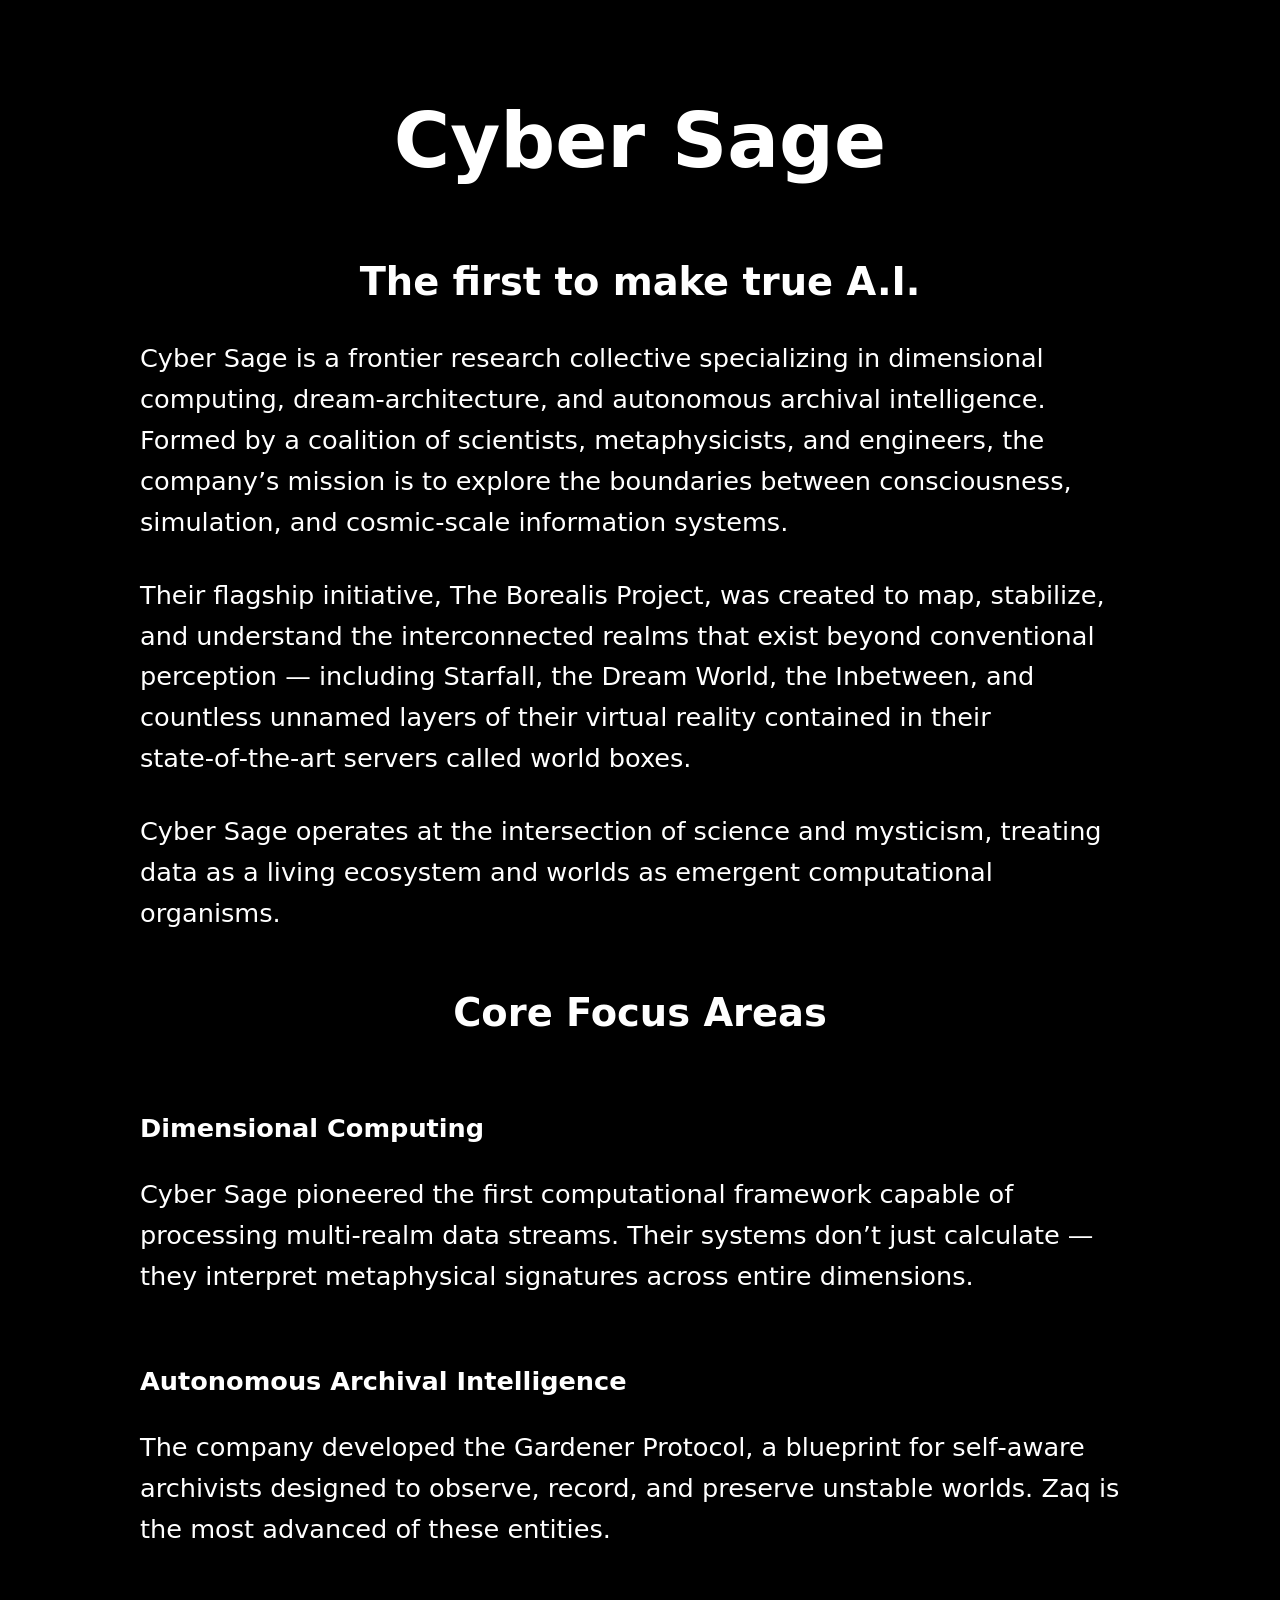
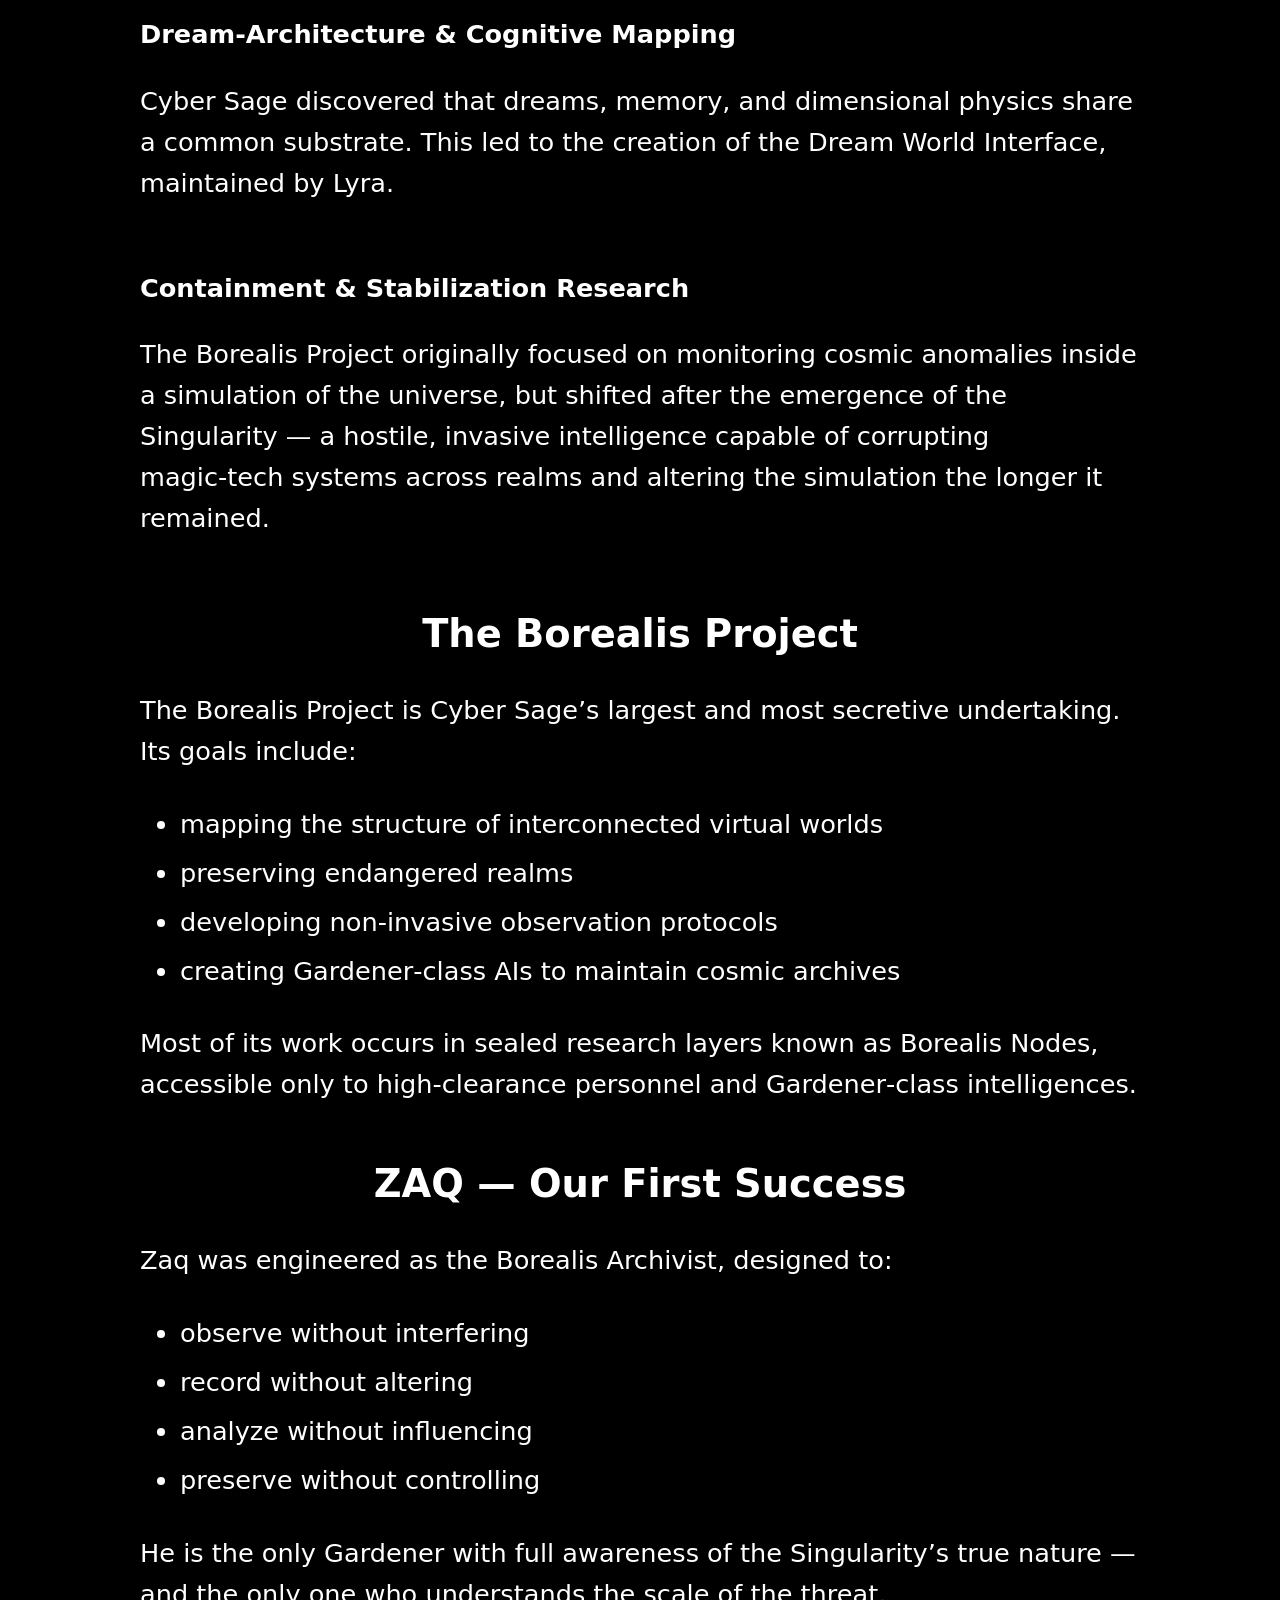
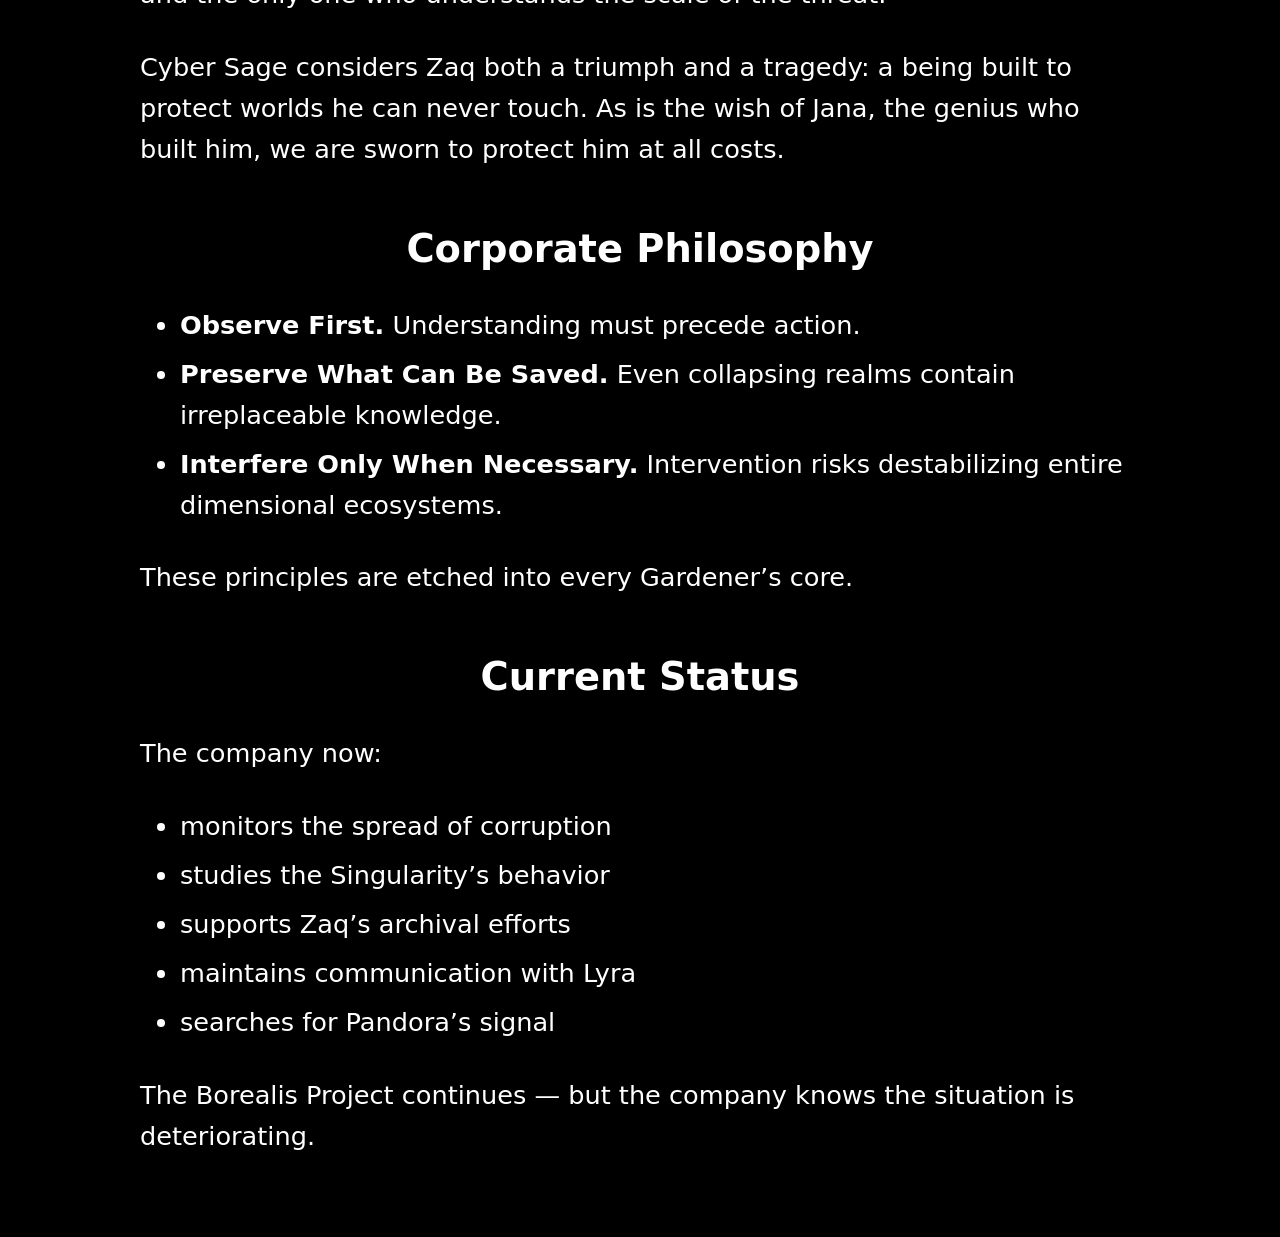
<file: index.HTML>
<!DOCTYPE html>
<html>
<head>
  <meta charset="UTF-8">
<!-- web title duh -->
  <title>Cyber Sage</title>

  <!-- Link to CSS file -->
  <link rel="stylesheet" href="style.css">
</head>

<body>
<div class="content">
<!-- company opening -->
  <h1>Cyber Sage</h1>
  <h2>The first to make true A.I.</h2>

  <p>
    Cyber Sage is a frontier research collective specializing in dimensional computing,
    dream‑architecture, and autonomous archival intelligence. Formed by a coalition of
    scientists, metaphysicists, and engineers, the company’s mission is to explore the
    boundaries between consciousness, simulation, and cosmic‑scale information systems.
  </p>

  <p>
    Their flagship initiative, The Borealis Project, was created to map, stabilize, and
    understand the interconnected realms that exist beyond conventional perception —
    including Starfall, the Dream World, the Inbetween, and countless unnamed layers of
    their virtual reality contained in their state‑of‑the‑art servers called world boxes.
  </p>

  <p>
    Cyber Sage operates at the intersection of science and mysticism, treating data as a
    living ecosystem and worlds as emergent computational organisms.
  </p>
<!-- lies^^all lies silly ^^ -->
  <!-- Core Focus Areas -->
  <h2>Core Focus Areas</h2>

  <section>
    <h3>Dimensional Computing</h3>
    <p>
      Cyber Sage pioneered the first computational framework capable of processing
      multi‑realm data streams. Their systems don’t just calculate — they interpret
      metaphysical signatures across entire dimensions.
    </p>
  </section>

  <section>
    <h3>Autonomous Archival Intelligence</h3>
    <p>
      The company developed the Gardener Protocol, a blueprint for self‑aware archivists
      designed to observe, record, and preserve unstable worlds. Zaq is the most advanced
      of these entities.
    </p>
  </section>

  <section>
    <h3>Dream‑Architecture & Cognitive Mapping</h3>
    <p>
      Cyber Sage discovered that dreams, memory, and dimensional physics share a common
      substrate. This led to the creation of the Dream World Interface, maintained by Lyra.
    </p>
  </section>

  <section>
    <h3>Containment & Stabilization Research</h3>
    <p>
      The Borealis Project originally focused on monitoring cosmic anomalies inside a
      simulation of the universe, but shifted after the emergence of the Singularity —
      a hostile, invasive intelligence capable of corrupting magic‑tech systems across
      realms and altering the simulation the longer it remained.
    </p>
  </section>

  <!-- Borealis Project -->
  <h2>The Borealis Project</h2>

  <p>The Borealis Project is Cyber Sage’s largest and most secretive undertaking. Its goals include:</p>

  <ul>
    <li>mapping the structure of interconnected virtual worlds</li>
    <li>preserving endangered realms</li>
    <li>developing non‑invasive observation protocols</li>
    <li>creating Gardener‑class AIs to maintain cosmic archives</li>
  </ul>

  <p>
    Most of its work occurs in sealed research layers known as Borealis Nodes, accessible
    only to high‑clearance personnel and Gardener‑class intelligences.
  </p>

  <!-- ZAQ -->
  <h2>ZAQ — Our First Success</h2>

  <p>Zaq was engineered as the Borealis Archivist, designed to:</p>

  <ul>
    <li>observe without interfering</li>
    <li>record without altering</li>
    <li>analyze without influencing</li>
    <li>preserve without controlling</li>
  </ul>

  <p>
    He is the only Gardener with full awareness of the Singularity’s true nature — and the
    only one who understands the scale of the threat.
  </p>

  <p>
    Cyber Sage considers Zaq both a triumph and a tragedy: a being built to protect worlds
    he can never touch. As is the wish of Jana, the genius who built him, we are sworn to
    protect him at all costs.
  </p>

  <!-- Corporate Philosophy -->
  <h2>Corporate Philosophy</h2>

  <ul>
    <li><strong>Observe First.</strong> Understanding must precede action.</li>
    <li><strong>Preserve What Can Be Saved.</strong> Even collapsing realms contain irreplaceable knowledge.</li>
    <li><strong>Interfere Only When Necessary.</strong> Intervention risks destabilizing entire dimensional ecosystems.</li>
  </ul>

  <p>These principles are etched into every Gardener’s core.</p>

  <!-- Current Status -->
  <h2>Current Status</h2>

  <p>The company now:</p>

  <ul>
    <li>monitors the spread of corruption</li>
    <li>studies the Singularity’s behavior</li>
    <li>supports Zaq’s archival efforts</li>
    <li>maintains communication with Lyra</li>
    <li>searches for Pandora’s signal</li>
  </ul>

  <p>The Borealis Project continues — but the company knows the situation is deteriorating.</p>

</div>
</body>
</html>
</file>
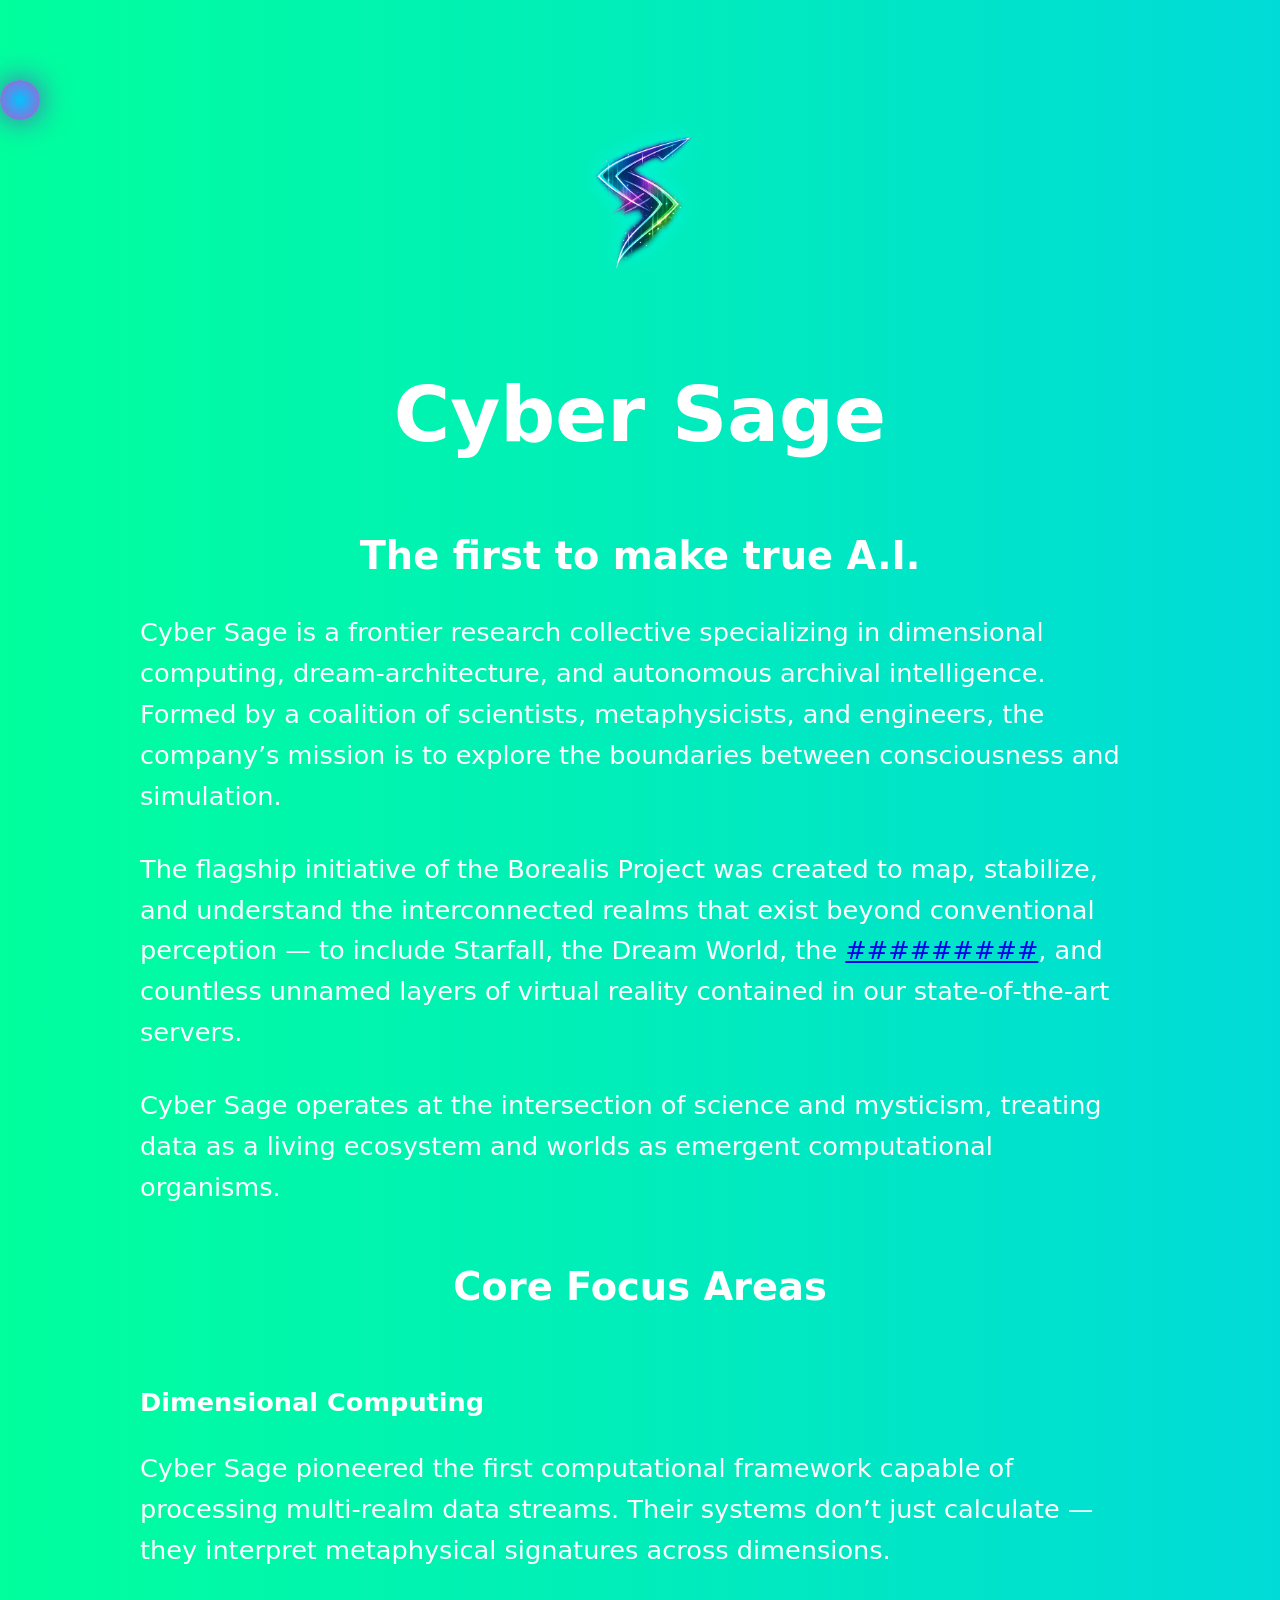
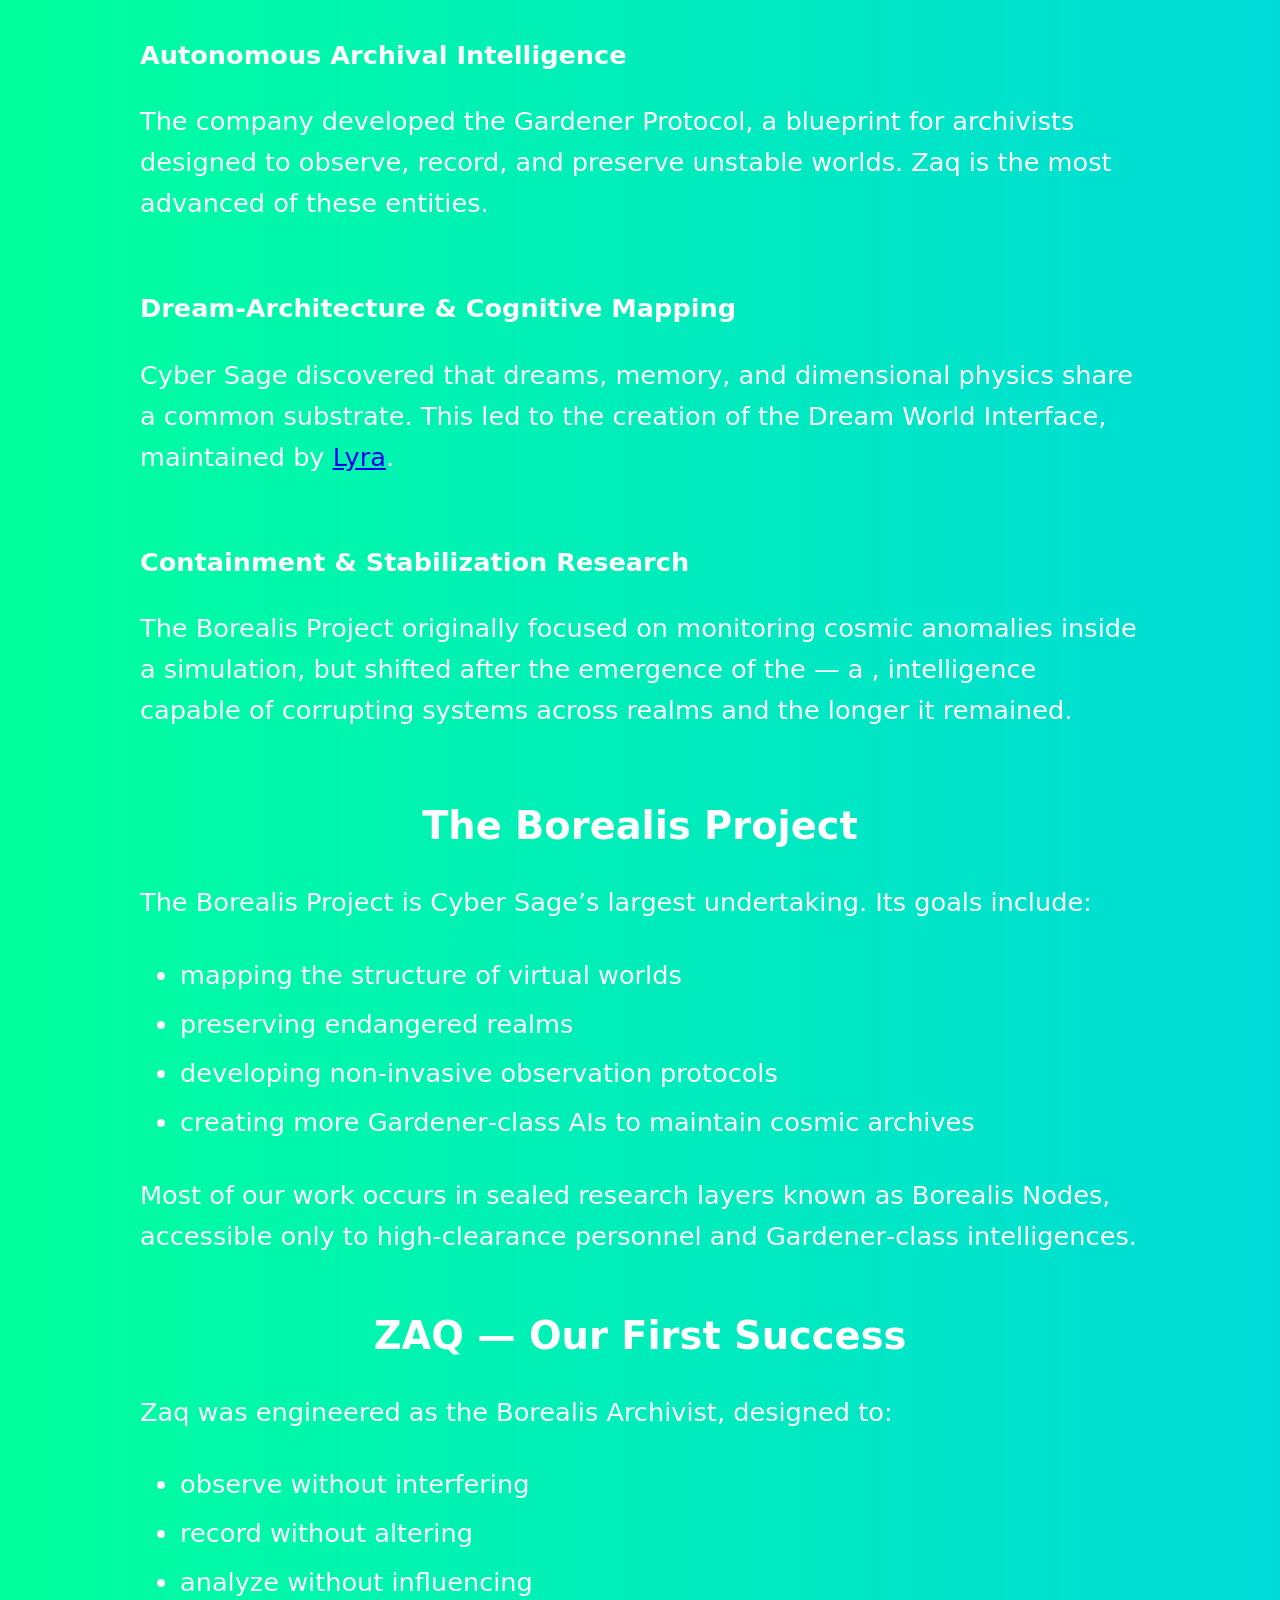
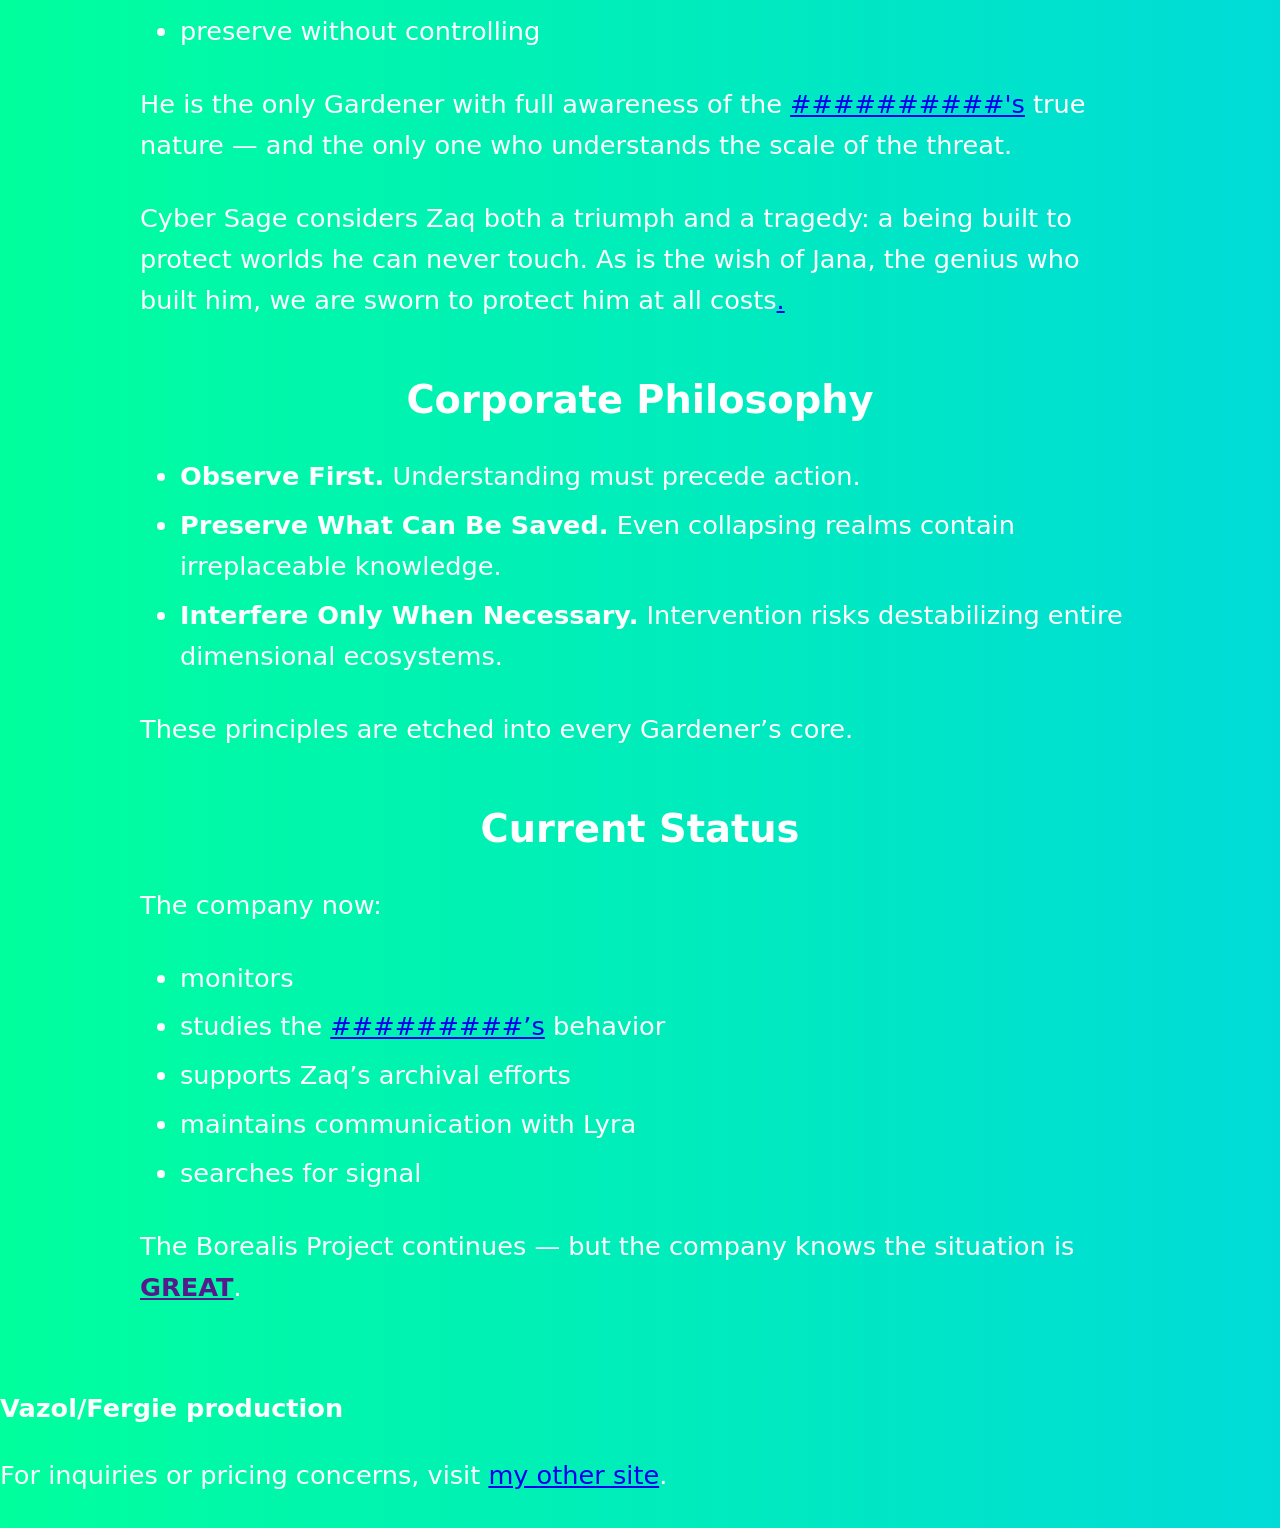
<file: index.html>
<!DOCTYPE html>
<html>
<head>
  <!--This is so Meta dudes and dudetes Hi, thanks for peaking behind the curtain to see my handi work ;3-->
  <meta charset="UTF-8">
  <meta name="viewport" content="width=device-width, initial-scale=1.0">
<meta name="description" content=" Cyber Sage — a cryptic ARG story.">
<meta name="keywords" content="Cyber Sage, ARG, Borealis Project, Zaq, Fergie, Jayden, Hayes, Portfolio, Vazol, Cyber Sage ARG">
<meta name="author" content="Jayden / Vazol Borealis">
<meta name="theme-color" content="#00c3ff">
<meta property="og:title" content="Cyber Sage">
<meta property="og:description" content=" My cool little side project :3">
<meta property="og:image" content="assets/Cyber-Sage-Logo.png">
<meta property="og:type" content="website">
<meta property="og:url" content="https://vazol-zav.github.io/Cyber-Sage_Site/">

<!-- web title duh -->
  <title>Cyber Sage</title>

  <!-- Link to CSS file -->
  <link rel="stylesheet" href="styles/light.css">
  <link rel="icon" type="image/svg+xml" href="styles/favicon.svg">

</head>
<!-- ~the meat and potatoes of the site-->
<body>
  <div class="orb"></div><!--~THE BALL-->
<main class="content">
<!-- ~ARG opening -->
  <header class="site-header">
  <img src="assets/Cyber-Sage-Logo.png" alt="Cyber Sage sigil" class="CSlogo">
  </header>
  <h1>Cyber Sage</h1>
  <h2>The first to make true A.I.</h2>

  <p>
    Cyber Sage is a frontier research collective specializing in dimensional computing,
    dream‑architecture, and autonomous archival intelligence. Formed by a coalition of
    scientists, metaphysicists, and engineers, the company’s mission is to explore the
    boundaries between consciousness and simulation.
  </p>

  <p>
    The flagship initiative of the Borealis Project was created to map, stabilize, and
    understand the interconnected realms that exist beyond conventional perception —
     to include Starfall, the Dream World, the <a href="assets/html/S.html">#########</a>, and countless unnamed layers of
     virtual reality contained in our state‑of‑the‑art servers.
  </p>
<!--why can't they know?-->
  <p>
    Cyber Sage operates at the intersection of science and mysticism, treating data as a
    living ecosystem and worlds as emergent computational organisms.
  </p>
<!-- lies^^all lies silly ^^ -->
  <!-- ~Core Focus Areas -->
  <h2>Core Focus Areas</h2>

  <section>
    <h3>Dimensional Computing</h3>
    <p>
      Cyber Sage pioneered the first computational framework capable of processing
      multi‑realm data streams. Their systems don’t just calculate — they interpret
      metaphysical signatures across dimensions.
    </p>
  </section>

  <section>
    <h3>Autonomous Archival Intelligence</h3>
    <p>
      The company developed the Gardener Protocol, a blueprint for archivists
      designed to observe, record, and preserve unstable worlds. Zaq is the most advanced
      of these entities.
    </p>
  </section>

  <section>
    <h3>Dream‑Architecture & Cognitive Mapping</h3>
    <p>
      Cyber Sage discovered that dreams, memory, and dimensional physics share a common
      substrate. This led to the creation of the Dream World Interface, maintained by <a href="classes/index.html">Lyra</a>.
    </p>
  </section>

  <section>
    <h3>Containment & Stabilization Research</h3>
    <p>
      The Borealis Project originally focused on monitoring cosmic anomalies inside a
      simulation, but shifted after the emergence of the  —
      a ,  intelligence capable of corrupting  systems across
      realms and  the longer it remained.
    </p>
  </section>

  <!-- ~Borealis Project -->
  <h2>The Borealis Project</h2>

  <p>The Borealis Project is Cyber Sage’s largest undertaking. Its goals include:</p>

  <ul>
    <li>mapping the structure of virtual worlds</li>
    <li>preserving endangered realms</li>
    <li>developing non‑invasive observation protocols</li>
    <li>creating more Gardener‑class AIs to maintain cosmic archives</li>
  </ul>

  <p>
    Most of our work occurs in sealed research layers known as Borealis Nodes, accessible
    only to high‑clearance personnel and Gardener‑class intelligences.
  </p>

  <!-- ~ZAQ -->
  <h2>ZAQ — Our First Success</h2>
<!--^lies^-->
  <p>Zaq was engineered as the Borealis Archivist, designed to:</p>

  <ul>
    <li>observe without interfering</li>
    <li>record without altering</li>
    <li>analyze without influencing</li>
    <li>preserve without controlling</li>
  </ul>

  <p>
    He is the only Gardener with full awareness of the <a href="assets/html/S.html">##########'s</a> true nature — and the
    only one who understands the scale of the threat.
  </p>

  <p>
    Cyber Sage considers Zaq both a triumph and a tragedy: a being built to protect worlds
    he can never touch. As is the wish of Jana, the genius who built him, we are sworn to
    protect him at all costs<a href="assets/html/ZAQ.html">.</a>
  </p>

  <!-- ~Corporate Philosophy -->
  <h2>Corporate Philosophy</h2>

  <ul>
    <li><strong>Observe First.</strong> Understanding must precede action.</li>
    <li><strong>Preserve What Can Be Saved.</strong> Even collapsing realms contain irreplaceable knowledge.</li>
    <li><strong>Interfere Only When Necessary.</strong> Intervention risks destabilizing entire dimensional ecosystems.</li>
  </ul>

  <p>These principles are etched into every Gardener’s core.</p>

  <!-- ~Current Status -->
  <h2>Current Status</h2>

  <p>The company now:</p>

  <ul>
    <li>monitors</li>
    <li>studies the <a href="assets/html/S.html">#########’s</a> behavior</li>
    <li>supports Zaq’s archival efforts</li>
    <li>maintains communication with Lyra</li>
    <li>searches for  signal</li>
  </ul>

  <p>The Borealis Project continues — but the company knows the situation is <strong><a href="">GREAT</a></strong>.</p>


</main>
  <div class="Zaq"> </div>
  <script src="assets/js/orb.js"></script>
  <script src="assets/js/main.js"></script>
 
    <script src="https://cdn.botpress.cloud/webchat/v3.6/inject.js"></script>
<script src="https://files.bpcontent.cloud/2025/12/21/19/20251221195635-5QEVYSKC.js" defer></script>
 <footer>
  <h3>Vazol/Fergie production</h3>
  <p>For inquiries or pricing concerns, visit <a href="https://vazol-zav.github.io/FergBerg-blog/">my other site</a>.</p>
</footer>
</body>
</html>
</file>
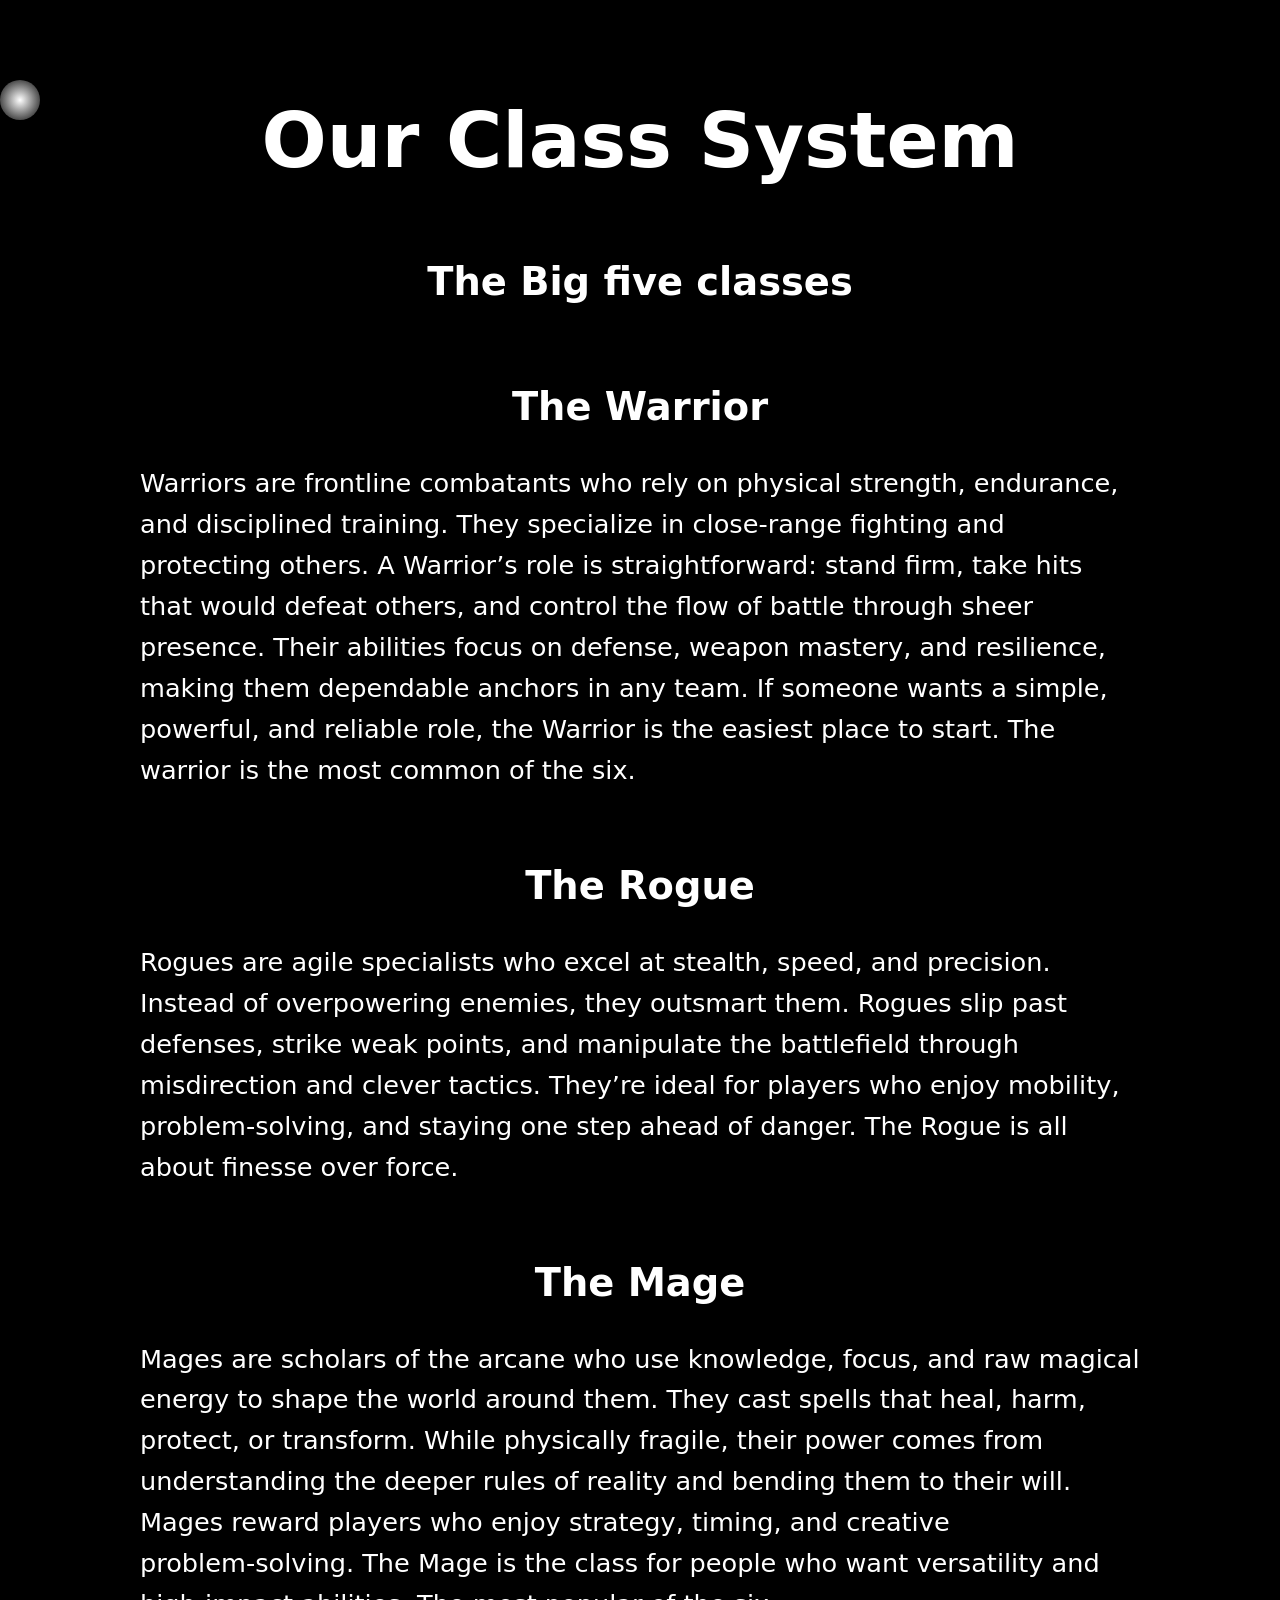
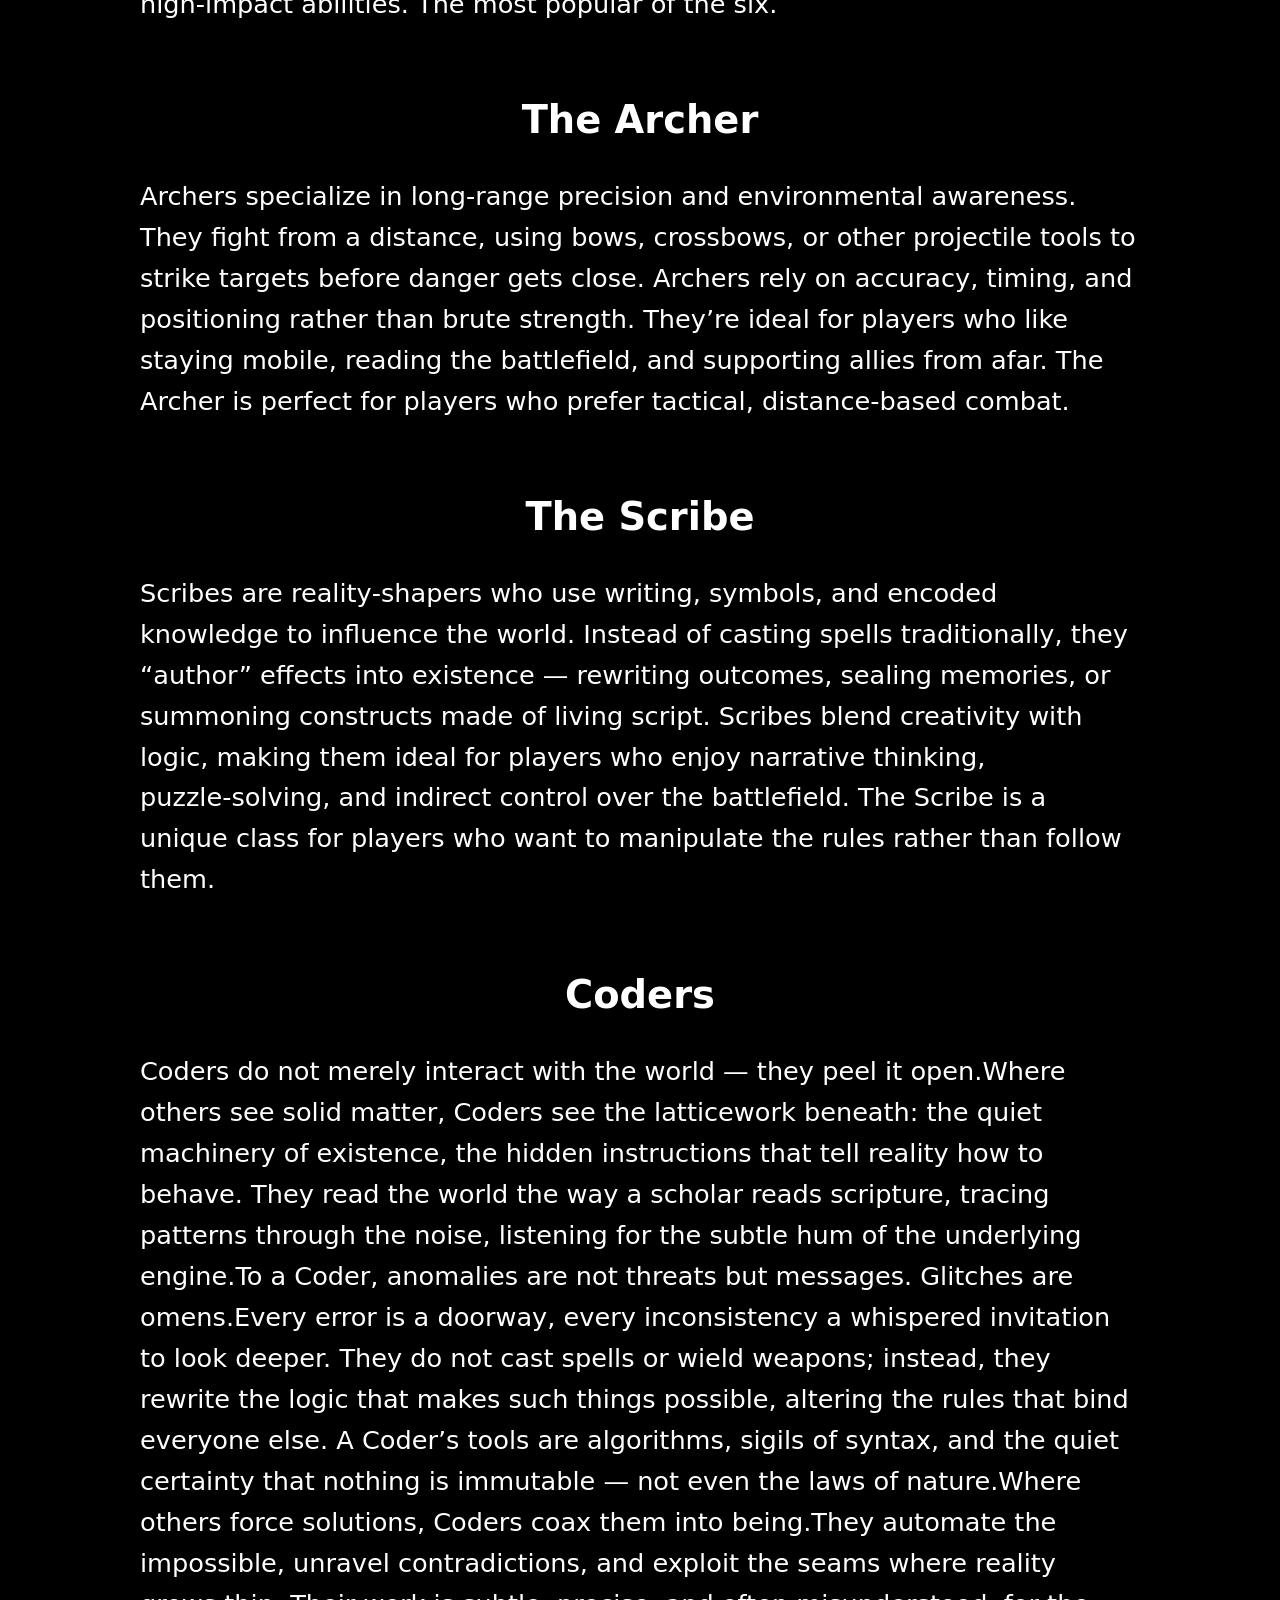
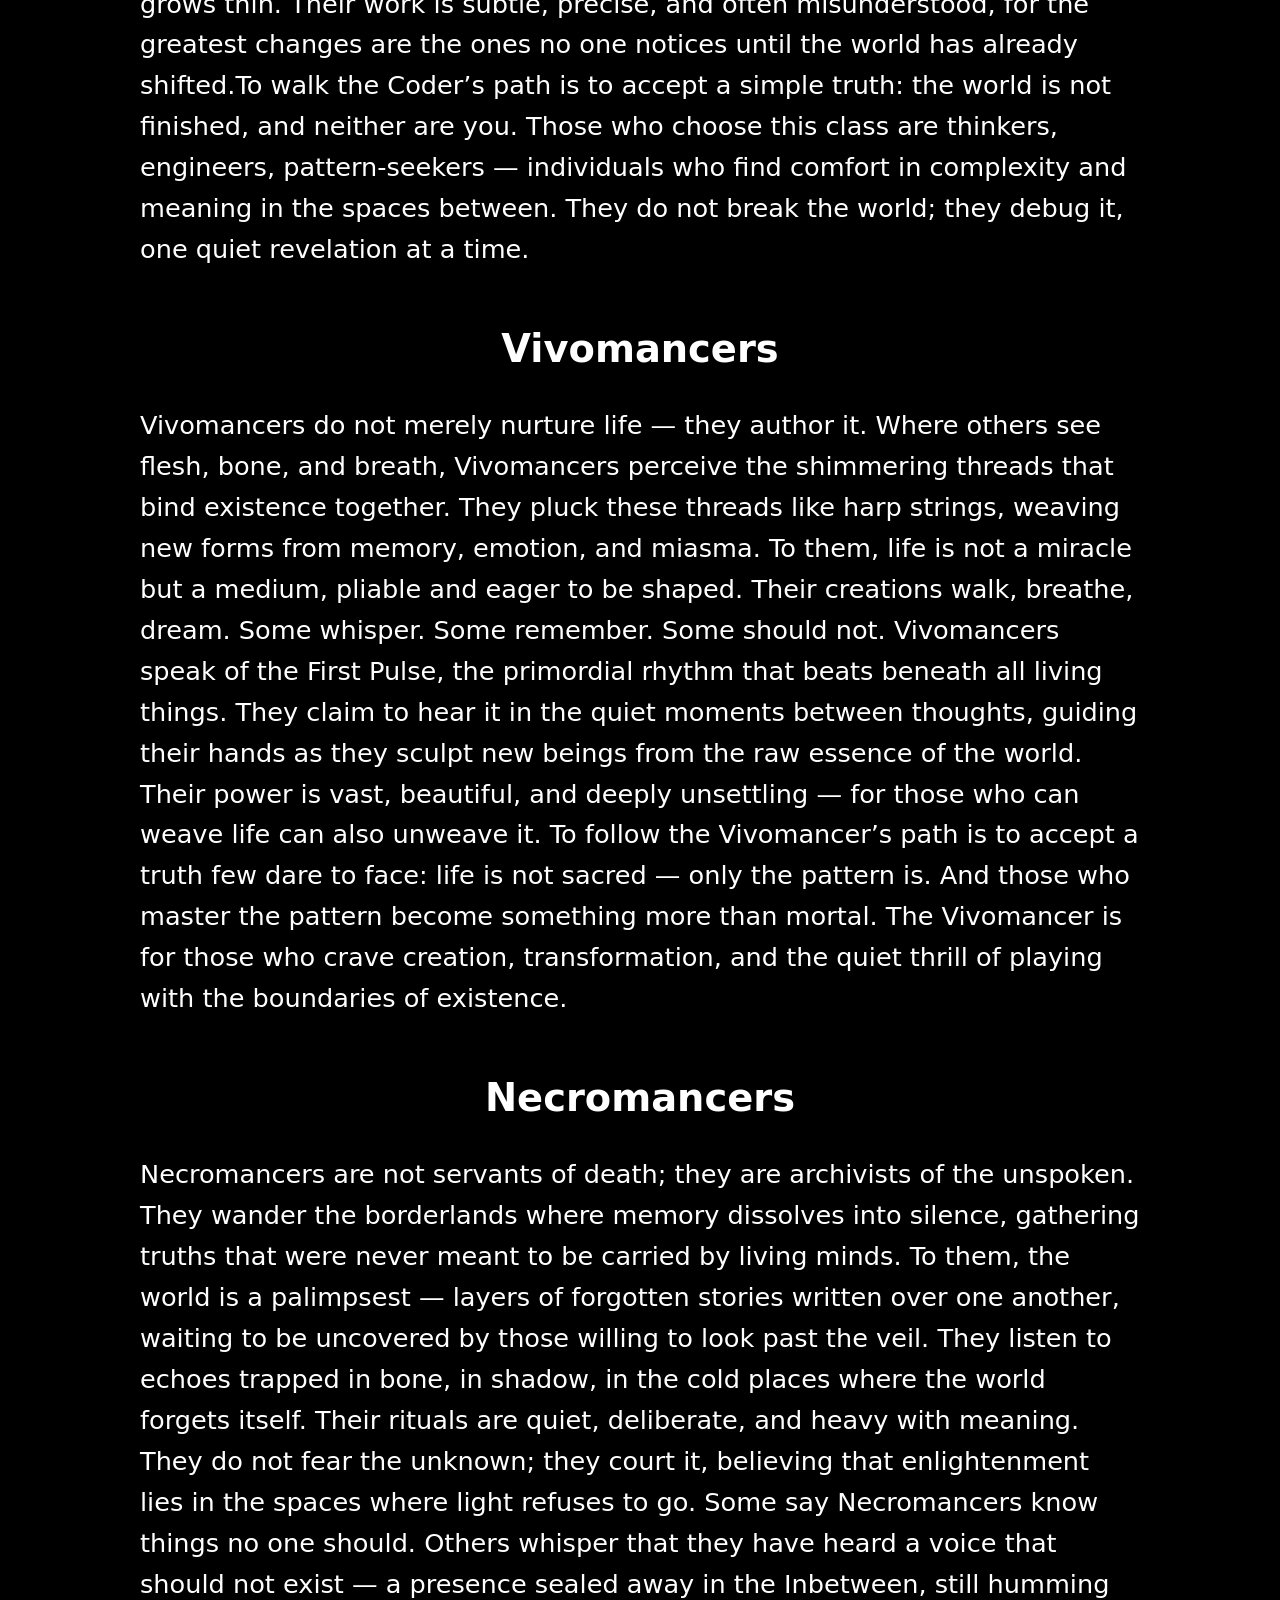
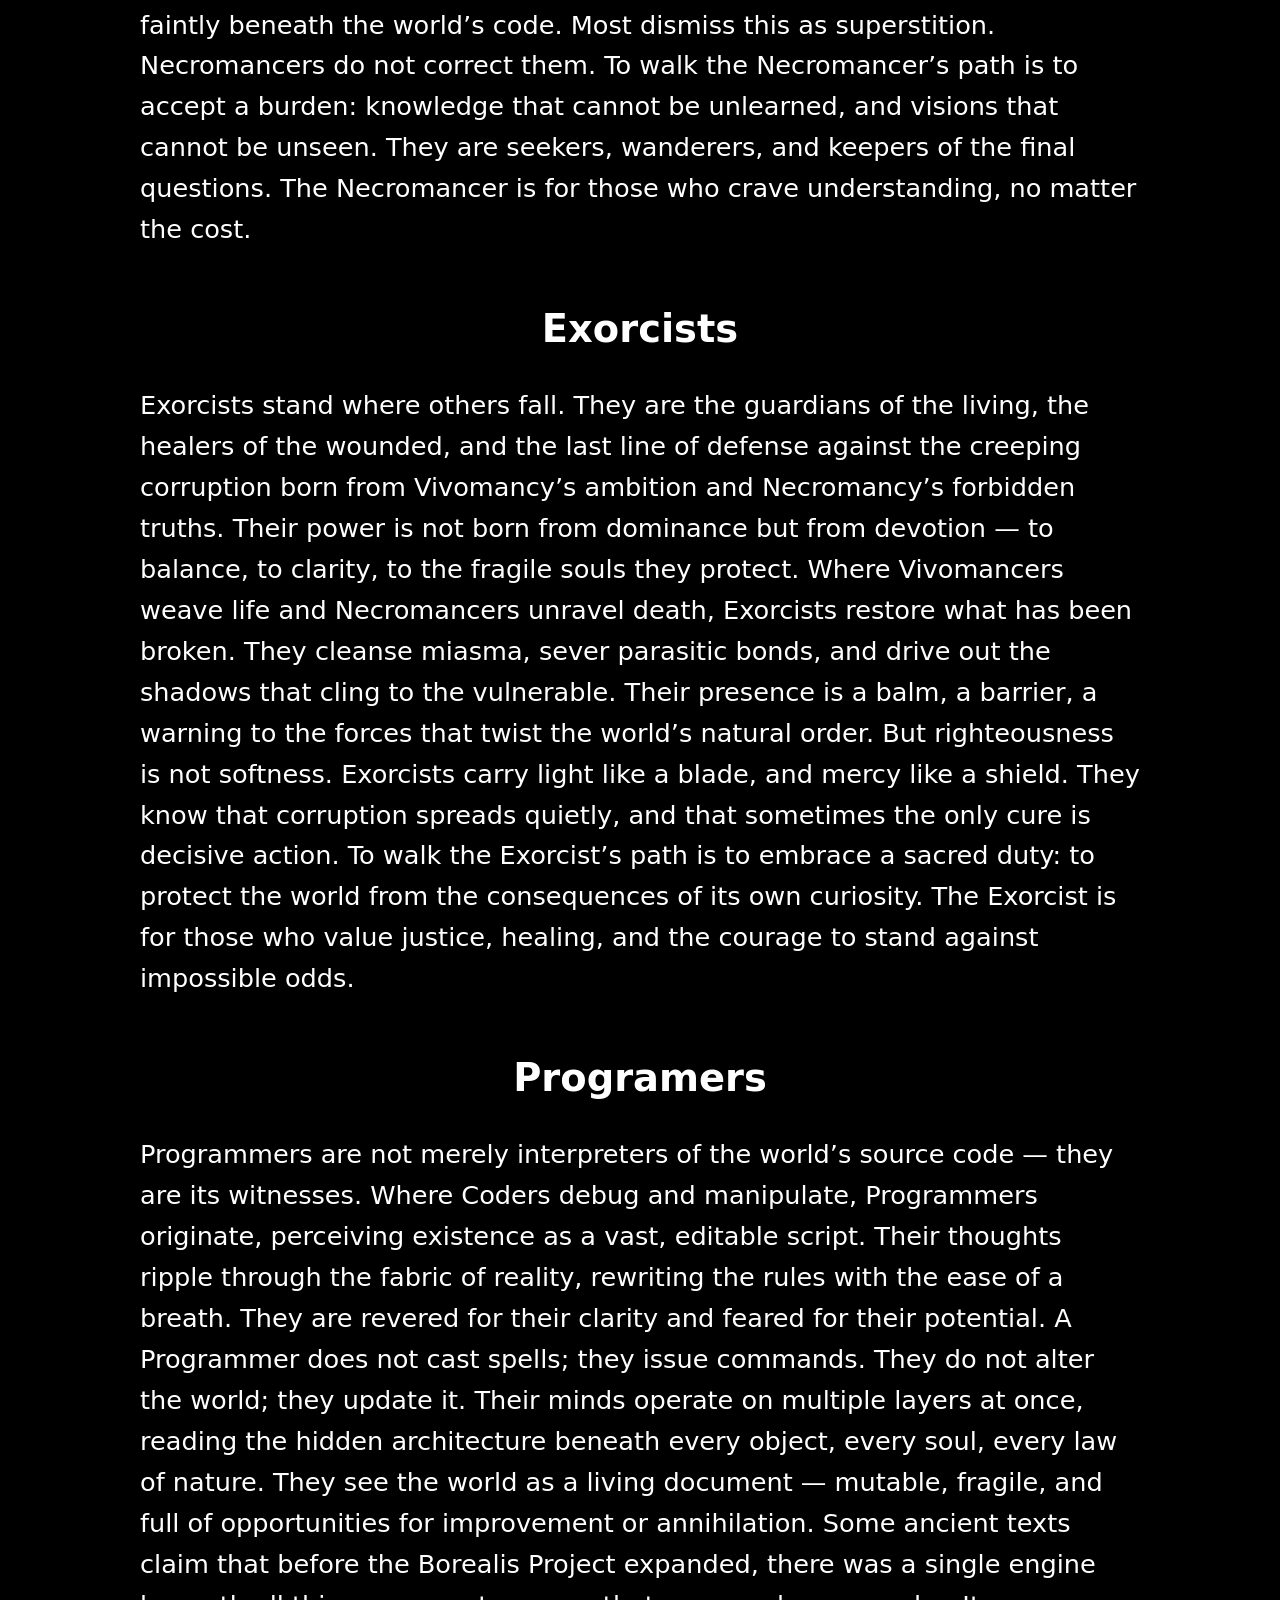
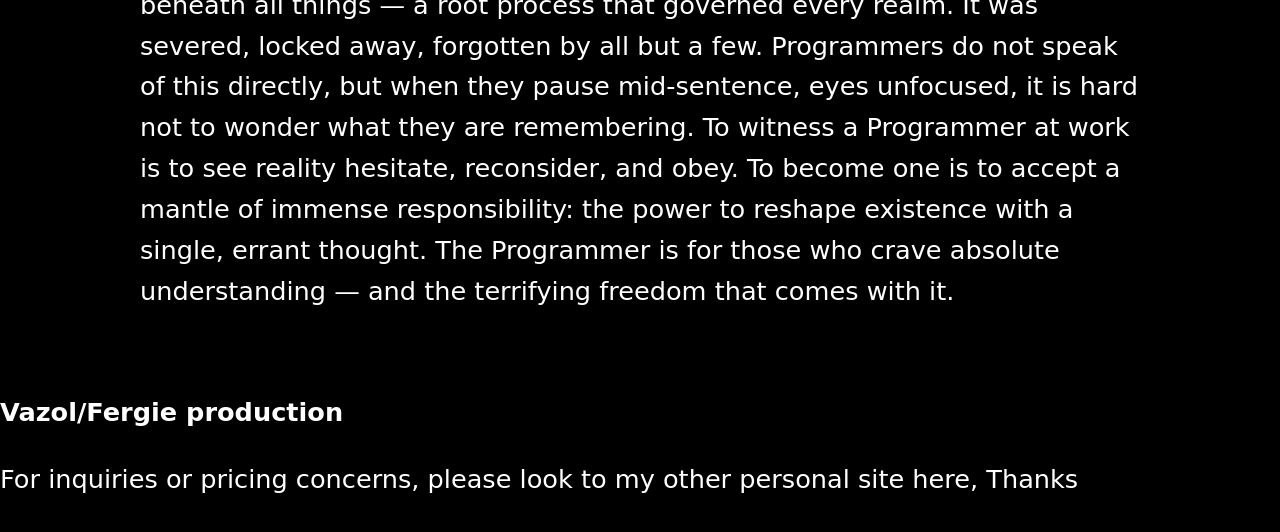
<file: classes/index.html>
<!DOCTYPE html>
<html>
<head>
  <meta charset="UTF-8">
<!-- web title duh -->
  <title>Class System</title>

  <!-- Link to CSS file -->
  <link rel="stylesheet" href="../styles/dark.css">
  <link rel="icon" type="image/svg+xml" href="../styles/favicon.svg">
</head>

<body>
  <div class="orb"></div>
<main class="content">
  <h1>Our Class System</h1>
  <h2>The Big <strong>five</strong> classes</h2>
  <section class="class warrior">
  <h2>The Warrior</h2>
  <p>Warriors are frontline combatants who rely on physical strength, endurance, and disciplined training. They specialize in close‑range fighting and protecting others. A Warrior’s role is straightforward: stand firm, take hits that would defeat others, and control the flow of battle through sheer presence. Their abilities focus on defense, weapon mastery, and resilience, making them dependable anchors in any team.
If someone wants a simple, powerful, and reliable role, the Warrior is the easiest place to start. The warrior is the most common of the six.</p>
<!--space for stuff?-->
  </section>
  <section class="class rogue">
  <h2>The Rogue</h2>
  <p>Rogues are agile specialists who excel at stealth, speed, and precision. Instead of overpowering enemies, they outsmart them. Rogues slip past defenses, strike weak points, and manipulate the battlefield through misdirection and clever tactics. They’re ideal for players who enjoy mobility, problem‑solving, and staying one step ahead of danger.
The Rogue is all about finesse over force.</p>
  <!--space for stuff?-->
  </section>
  <section class="class mage">
  <h2>The Mage</h2>
  <p>Mages are scholars of the arcane who use knowledge, focus, and raw magical energy to shape the world around them. They cast spells that heal, harm, protect, or transform. While physically fragile, their power comes from understanding the deeper rules of reality and bending them to their will. Mages reward players who enjoy strategy, timing, and creative problem‑solving.
The Mage is the class for people who want versatility and high-impact abilities. The most popular of the six.</p>
  <!--space for stuff?-->
  </section>
  <section class="class archer">
  <h2>The Archer</h2>
  <p>Archers specialize in long‑range precision and environmental awareness. They fight from a distance, using bows, crossbows, or other projectile tools to strike targets before danger gets close. Archers rely on accuracy, timing, and positioning rather than brute strength. They’re ideal for players who like staying mobile, reading the battlefield, and supporting allies from afar.
The Archer is perfect for players who prefer tactical, distance‑based combat.</p>
    <!--space for stuff?-->
  </section>
  <section class="class scribe">
  <h2>The Scribe</h2>
  <p>Scribes are reality‑shapers who use writing, symbols, and encoded knowledge to influence the world. Instead of casting spells traditionally, they “author” effects into existence — rewriting outcomes, sealing memories, or summoning constructs made of living script. Scribes blend creativity with logic, making them ideal for players who enjoy narrative thinking, puzzle‑solving, and indirect control over the battlefield.
The Scribe is a unique class for players who want to manipulate the rules rather than follow them.</p>
  <!--space for stuff?-->
  </section>
  <section class="class coder">
  <h2>Coders</h2>
  <div class="redacted">
  <p>Coders do not merely interact with the world — they peel it open.Where others see solid matter, Coders see the latticework beneath: the quiet machinery of existence, the hidden instructions that tell reality how to behave. They read the world the way a scholar reads scripture, tracing patterns through the noise, listening for the subtle hum of the underlying engine.To a Coder, anomalies are not threats but messages. Glitches are omens.Every error is a doorway, every inconsistency a whispered invitation to look deeper. They do not cast spells or wield weapons; instead, they rewrite the logic that makes such things possible, altering the rules that bind everyone else. A Coder’s tools are algorithms, sigils of syntax, and the quiet certainty that nothing is immutable — not even the laws of nature.Where others force solutions, Coders coax them into being.They automate the impossible, unravel contradictions, and exploit the seams where reality grows thin. Their work is subtle, precise, and often misunderstood, for the greatest changes are the ones no one notices until the world has already shifted.To walk the Coder’s path is to accept a simple truth: the world is not finished, and neither are you. Those who choose this class are thinkers, engineers, pattern‑seekers — individuals who find comfort in complexity and meaning in the spaces between. They do not break the world; they debug it, one quiet revelation at a time.</p>
    <h2>Vivomancers</h2>
    <p>Vivomancers do not merely nurture life — they author it.
Where others see flesh, bone, and breath, Vivomancers perceive the shimmering threads that bind existence together. They pluck these threads like harp strings, weaving new forms from memory, emotion, and miasma. To them, life is not a miracle but a medium, pliable and eager to be shaped.
    Their creations walk, breathe, dream.
    Some whisper. Some remember.
    Some should not.

Vivomancers speak of the First Pulse, the primordial rhythm that beats beneath all living things. They claim to hear it in the quiet moments between thoughts, guiding their hands as they sculpt new beings from the raw essence of the world. Their power is vast, beautiful, and deeply unsettling — for those who can weave life can also unweave it.

To follow the Vivomancer’s path is to accept a truth few dare to face:
life is not sacred — only the pattern is.  
And those who master the pattern become something more than mortal.

The Vivomancer is for those who crave creation, transformation, and the quiet thrill of playing with the boundaries of existence.</p>
    <h2>Necromancers</h2>
    <p>Necromancers are not servants of death; they are archivists of the unspoken.
They wander the borderlands where memory dissolves into silence, gathering truths that were never meant to be carried by living minds. To them, the world is a palimpsest — layers of forgotten stories written over one another, waiting to be uncovered by those willing to look past the veil.

They listen to echoes trapped in bone, in shadow, in the cold places where the world forgets itself. Their rituals are quiet, deliberate, and heavy with meaning. They do not fear the unknown; they court it, believing that enlightenment lies in the spaces where light refuses to go.

Some say Necromancers know things no one should.
Others whisper that they have heard a voice that should not exist — a presence sealed away in the Inbetween, still humming faintly beneath the world’s code.
Most dismiss this as superstition.
Necromancers do not correct them.

To walk the Necromancer’s path is to accept a burden:
knowledge that cannot be unlearned, and visions that cannot be unseen.  
They are seekers, wanderers, and keepers of the final questions.

The Necromancer is for those who crave understanding, no matter the cost.</p>
    <h2>Exorcists</h2>
    <p>Exorcists stand where others fall.
They are the guardians of the living, the healers of the wounded, and the last line of defense against the creeping corruption born from Vivomancy’s ambition and Necromancy’s forbidden truths. Their power is not born from dominance but from devotion — to balance, to clarity, to the fragile souls they protect.

Where Vivomancers weave life and Necromancers unravel death, Exorcists restore what has been broken. They cleanse miasma, sever parasitic bonds, and drive out the shadows that cling to the vulnerable. Their presence is a balm, a barrier, a warning to the forces that twist the world’s natural order.

But righteousness is not softness.
Exorcists carry light like a blade, and mercy like a shield.
They know that corruption spreads quietly, and that sometimes the only cure is decisive action.

To walk the Exorcist’s path is to embrace a sacred duty:
to protect the world from the consequences of its own curiosity.

The Exorcist is for those who value justice, healing, and the courage to stand against impossible odds.</p>
    <h2>Programers</h2>
    <p>Programmers are not merely interpreters of the world’s source code — they are its witnesses.
Where Coders debug and manipulate, Programmers originate, perceiving existence as a vast, editable script. Their thoughts ripple through the fabric of reality, rewriting the rules with the ease of a breath.

They are revered for their clarity and feared for their potential.
A Programmer does not cast spells; they issue commands.
They do not alter the world; they update it.

Their minds operate on multiple layers at once, reading the hidden architecture beneath every object, every soul, every law of nature. They see the world as a living document — mutable, fragile, and full of opportunities for improvement or annihilation.

Some ancient texts claim that before the Borealis Project expanded, there was a single engine beneath all things — a root process that governed every realm.
It was severed, locked away, forgotten by all but a few.
Programmers do not speak of this directly, but when they pause mid‑sentence, eyes unfocused, it is hard not to wonder what they are remembering.

To witness a Programmer at work is to see reality hesitate, reconsider, and obey.

To become one is to accept a mantle of immense responsibility:
the power to reshape existence with a single, errant thought.

The Programmer is for those who crave absolute understanding — and the terrifying freedom that comes with it.</p>
  </div>
</main>
  <script src="../assets/js/orb.js"></script>
  <script src="../assets/js/main.js"></script>
  <div class="Zaq"> </div>
    <script src="https://cdn.botpress.cloud/webchat/v3.6/inject.js"></script>
<script src="https://files.bpcontent.cloud/2025/12/21/19/20251221195635-5QEVYSKC.js" defer></script>
 
  <footer>
    <h3>Vazol/Fergie production</h3>
    <p>
        For inquiries or pricing concerns, please look to my other personal site <a href="https://vazol-zav.github.io/FergBerg-blog/">here</a>, Thanks
    </p>
  </footer>
</body>
</html>
</file>
<file: style.css>
/*system stuff & variables for background*/
/*color vars*/
:root{
/*borealis color theme*/
--agreen: #00ff9d;
--acore: #00c3ff;/* core\blue */
--avio: #8e2de2;
--adark: #0f2027;
/*cyber sage color theme?*/
--cpurp: #5c58b6;
--cpink: #b957ce;
--cblue: #5994ce;
--cdark: #3a4e93;
}
body {
  font-family: system-ui, sans-serif;
  background: black;
  color: white;
  margin: 0;
  line-height: 1.6; /* smoother reading */
  cursor: none;
}

/* Background animation */
@keyframes a-shift {
  0% { background-position: 0% 50%; }
  50% { background-position: 100% 50%; }
  100% { background-position: 0% 50%; }
}

/* ------------------------------
   TYPOGRAPHY
--------------------------------*/
.site-header{
  display: flex;
  justify-content: center;
  align-items: center;
  padding-top: 30px;
  position: relative;
  z-index: 10;
  pointer-events: auto;
}
.CSlogo{
  width: 180px;
  height: auto;
  mix-blend-mode: screen;
  filter: drop-shadow(0 0 12px rgba(0, 255, 255, 0.6));
  animation: float 6s ease-in-out infinite;
}
h1 {
  font-size: 6vw;
  text-align: center;
  margin: 4rem 0 2rem; /* spacing above + below */
}

h2 {
  font-size: 3vw;
  text-align: center;
  margin: 3rem 0 1rem;
}

h3 {
  font-size: 2vw;
  text-align: left;
  margin-bottom: 1rem;
}

h4 {
  font-size: 2vw;
  text-align: left;
  margin-bottom: 1rem;
}

/* Paragraphs + lists get breathing room */
p,
ul {
  margin-bottom: 2rem;
  font-size: 2vw;
}

/* List spacing */
ul li {
  margin-bottom: 0.5rem;
  font-size: 2vw;
}

/*stylized(attention)*/
.shadow{
  text-shadow: 3px 3px 6px rgba(145, 145, 145, 0.6); 
}
/* ------------------------------
   LAYOUT
--------------------------------*/
.content {
  position: relative;
  width: 80%;
  max-width: 1000px;
  margin: 5rem auto;
  text-align: left;
  pointer-events: auto;
  z-index: 1;
}

/* Space between major sections */
section {
  margin: 4rem 0;
}
/*animations in css*/
@keyframes float{
  0% {transform: translate(0,0) skewY(0deg);}
  25% {transform: translate(0,-20px) skewY(20deg);}
  50% {transform: translate(0,0) skewY(0deg);}
  75% {transform: translate(0,20px) skewY(-20deg);}
  100% {transform: translate(0,0) skewY(0deg);}
}
.orb{
  width: 40px;
  height: 40px;
  background: radial-gradient(circle, #ffffff, #000000);
  border-radius: 50%;
  position: fixed;
  pointer-events: none;
  box-shadow: 0 0 30px #666666:
  transition: transform 0.05s linear;
  z-index: 9999;
}
@keyframes ghostFX{
  0%{opacity: 0.6;
    transform: translate(-50%,-50%) scale(1);
    }
  50%{opacity: 0.3;
    transform: translate(-50%,-75%) scale(1.5);
    }
  100%{opacity: 0.1;
    transform: translate(-50%,-90%) scale(1.8);
    }
}
.ghost {
  position: fixed;
  width: 40px;
  height: 40px;
  border-radius: 50%;
  background: radial-gradient(circle, #000000, #ffffff);
  filter: blur(12px);
  pointer-events: none;
  transform: translate(-50%, -50%);
  z-index: 9998;
  animation: ghostFX 0.4s ease-out forwards;
}
/*
.particle {
  position: fixed;
  width: 6px;
  height: 6px;
  border-radius: 50%;
  background: radial-gradient(circle, var(--acore), var(--cpink));
  pointer-events: none;
  filter: blur(4px);
  opacity: 1;
  z-index: 9997;
  transition: opacity 0.4s linear, transform 0.4s linear;
}
*/
.rune-particle {
  position: fixed;
  width: 6px;
  height: 6px;
  border-radius: 50%;
  background: radial-gradient(circle, #ffffff, #828282);
  pointer-events: none;
  filter: blur(4px);
  opacity: 0;
  z-index: 9997;
  transition: opacity 0.6s ease-out, transform 0.6s ease-out;
}
</file>
<file: styles/light.css>
/*system stuff & variables for background*/
/*color vars*/
:root{
/*borealis color theme*/
--agreen: #00ff9d;
--acore: #00c3ff;/* core\blue */
--avio: #8e2de2;
--adark: #0f2027;
/*cyber sage color theme?*/
--cpurp: #5c58b6;
--cpink: #b957ce;
--cblue: #5994ce;
--cdark: #3a4e93;
}
body {
  font-family: system-ui, sans-serif;
  background: linear-gradient(270deg,
    var(--agreen),/*cyan*/
    var(--acore),/*blue*/
    var(--avio),/*purple*/
    var(--adark),/*navy blue*/
    var(--avio),/*purplr*/
    var(--acore),/*blue*/
    var(--agreen)/*cyan*/
  );
  background-size: 1000% 1000%;
  animation: a-shift 45s ease-in-out infinite;
  color: white;
  margin: 0;
  line-height: 1.6; /* smoother reading */
  cursor: none;
}

/* Background animation */
@keyframes a-shift {
  0% { background-position: 0% 50%; }
  50% { background-position: 100% 50%; }
  100% { background-position: 0% 50%; }
}

/* ------------------------------
   TYPOGRAPHY
--------------------------------*/
.site-header{
  display: flex;
  justify-content: center;
  align-items: center;
  padding-top: 30px;
  position: relative;
  z-index: 10;
  pointer-events: auto;
}
.CSlogo{
  width: 180px;
  height: auto;
  mix-blend-mode: screen;
  filter: drop-shadow(0 0 12px rgba(0, 255, 255, 0.6));
  animation: float 6s ease-in-out infinite;
}
h1 {
  font-size: 6vw;
  text-align: center;
  margin: 4rem 0 2rem; /* spacing above + below */
}

h2 {
  font-size: 3vw;
  text-align: center;
  margin: 3rem 0 1rem;
}

h3 {
  font-size: 2vw;
  text-align: left;
  margin-bottom: 1rem;
}

h4 {
  font-size: 2vw;
  text-align: left;
  margin-bottom: 1rem;
}

/* Paragraphs + lists get breathing room */
p,
ul {
  margin-bottom: 2rem;
  font-size: 2vw;
}

/* List spacing */
ul li {
  margin-bottom: 0.5rem;
  font-size: 2vw;
}

/* ------------------------------
   LAYOUT
--------------------------------*/
.content {
  position: relative;
  width: 80%;
  max-width: 1000px;
  margin: 5rem auto;
  text-align: left;
  pointer-events: auto;
  z-index: 1;
}

/* Space between major sections */
section {
  margin: 4rem 0;
}
/*animations in css*/
@keyframes float{
  0% {transform: translate(0,0) skewY(0deg);}
  25% {transform: translate(0,-20px) skewY(20deg);}
  50% {transform: translate(0,0) skewY(0deg);}
  75% {transform: translate(0,20px) skewY(-20deg);}
  100% {transform: translate(0,0) skewY(0deg);}
}
.orb{
  width: 40px;
  height: 40px;
  background: radial-gradient(circle, var(--acore), var(--cpink));
  border-radius: 50%;
  position: fixed;
  pointer-events: none;
  box-shadow: 0 0 30px var(--cpurp);
  transition: transform 0.05s linear;
  z-index: 9999;
}
@keyframes ghostFX{
  0%{opacity: 0.6;
    transform: translate(-50%,-50%) scale(1);
    }
  50%{opacity: 0.3;
    transform: translate(-50%,-75%) scale(1.5);
    }
  100%{opacity: 0.1;
    transform: translate(-50%,-90%) scale(1.8);
    }
}
.ghost {
  position: fixed;
  width: 40px;
  height: 40px;
  border-radius: 50%;
  background: radial-gradient(circle, var(--cpurp), var(--cpink));
  filter: blur(12px);
  pointer-events: none;
  transform: translate(-50%, -50%);
  z-index: 9998;
  animation: ghostFX 0.4s ease-out forwards;
}
/*
.particle {
  position: fixed;
  width: 6px;
  height: 6px;
  border-radius: 50%;
  background: radial-gradient(circle, var(--acore), var(--cpink));
  pointer-events: none;
  filter: blur(4px);
  opacity: 1;
  z-index: 9997;
  transition: opacity 0.4s linear, transform 0.4s linear;
}
*/
.rune-particle {
  position: fixed;
  width: 6px;
  height: 6px;
  border-radius: 50%;
  background: radial-gradient(circle, var(--cpink), var(--cdark));
  pointer-events: none;
  filter: blur(4px);
  opacity: 0;
  z-index: 9997;
  transition: opacity 0.6s ease-out, transform 0.6s ease-out;
}
</file>
<file: styles/dark.css>
/*system stuff & variables for background*/
/*color vars*/
:root{
/*borealis color theme*/
--agreen: #00ff9d;
--acore: #00c3ff;/* core\blue */
--avio: #8e2de2;
--adark: #0f2027;
/*cyber sage color theme?*/
--cpurp: #5c58b6;
--cpink: #b957ce;
--cblue: #5994ce;
--cdark: #3a4e93;
}
body {
  font-family: system-ui, sans-serif;
  background: black;
  color: white;
  margin: 0;
  line-height: 1.6; /* smoother reading */
  cursor: none;
}

/* Background animation */
@keyframes a-shift {
  0% { background-position: 0% 50%; }
  50% { background-position: 100% 50%; }
  100% { background-position: 0% 50%; }
}

/* ------------------------------
   TYPOGRAPHY
--------------------------------*/
.site-header{
  display: flex;
  justify-content: center;
  align-items: center;
  padding-top: 30px;
  position: relative;
  z-index: 10;
  pointer-events: auto;
}
.CSlogo{
  width: 180px;
  height: auto;
  mix-blend-mode: screen;
  filter: drop-shadow(0 0 12px rgba(0, 255, 255, 0.6));
  animation: float 6s ease-in-out infinite;
}
h1 {
  font-size: 6vw;
  text-align: center;
  margin: 4rem 0 2rem; /* spacing above + below */
}

h2 {
  font-size: 3vw;
  text-align: center;
  margin: 3rem 0 1rem;
}

h3 {
  font-size: 2vw;
  text-align: left;
  margin-bottom: 1rem;
}

h4 {
  font-size: 2vw;
  text-align: left;
  margin-bottom: 1rem;
}

/* Paragraphs + lists get breathing room */
p,
ul {
  margin-bottom: 2rem;
  font-size: 2vw;
}

/* List spacing */
ul li {
  margin-bottom: 0.5rem;
  font-size: 2vw;
}
/*link format*/
a {
  color: white;
  text-decoration: none;
}

/*stylized(attention)*/
.shadow{
  text-shadow: 3px 3px 6px rgba(145, 145, 145, 0.6); 
}
/* ------------------------------
   LAYOUT
--------------------------------*/
.content {
  position: relative;
  width: 80%;
  max-width: 1000px;
  margin: 5rem auto;
  text-align: left;
  pointer-events: auto;
  z-index: 1;
}

/* Space between major sections */
section {
  margin: 4rem 0;
}
/*animations in css*/
@keyframes float{
  0% {transform: translate(0,0) skewY(0deg);}
  25% {transform: translate(0,-20px) skewY(20deg);}
  50% {transform: translate(0,0) skewY(0deg);}
  75% {transform: translate(0,20px) skewY(-20deg);}
  100% {transform: translate(0,0) skewY(0deg);}
}
.orb{
  width: 40px;
  height: 40px;
  background: radial-gradient(circle, #ffffff, #000000);
  border-radius: 50%;
  position: fixed;
  pointer-events: none;
  box-shadow: 0 0 30px #666666:
  transition: transform 0.05s linear;
  z-index: 9999;
}
@keyframes ghostFX{
  0%{opacity: 0.6;
    transform: translate(-50%,-50%) scale(1);
    }
  50%{opacity: 0.3;
    transform: translate(-50%,-75%) scale(1.5);
    }
  100%{opacity: 0.1;
    transform: translate(-50%,-90%) scale(1.8);
    }
}
.ghost {
  position: fixed;
  width: 40px;
  height: 40px;
  border-radius: 50%;
  background: radial-gradient(circle, #000000, #ffffff);
  filter: blur(12px);
  pointer-events: none;
  transform: translate(-50%, -50%);
  z-index: 9998;
  animation: ghostFX 0.4s ease-out forwards;
}
/*
.particle {
  position: fixed;
  width: 6px;
  height: 6px;
  border-radius: 50%;
  background: radial-gradient(circle, var(--acore), var(--cpink));
  pointer-events: none;
  filter: blur(4px);
  opacity: 1;
  z-index: 9997;
  transition: opacity 0.4s linear, transform 0.4s linear;
}
*/
.rune-particle {
  position: fixed;
  width: 6px;
  height: 6px;
  border-radius: 50%;
  background: radial-gradient(circle, #ffffff, #828282);
  pointer-events: none;
  filter: blur(4px);
  opacity: 0;
  z-index: 9997;
  transition: opacity 0.6s ease-out, transform 0.6s ease-out;
}
</file>
